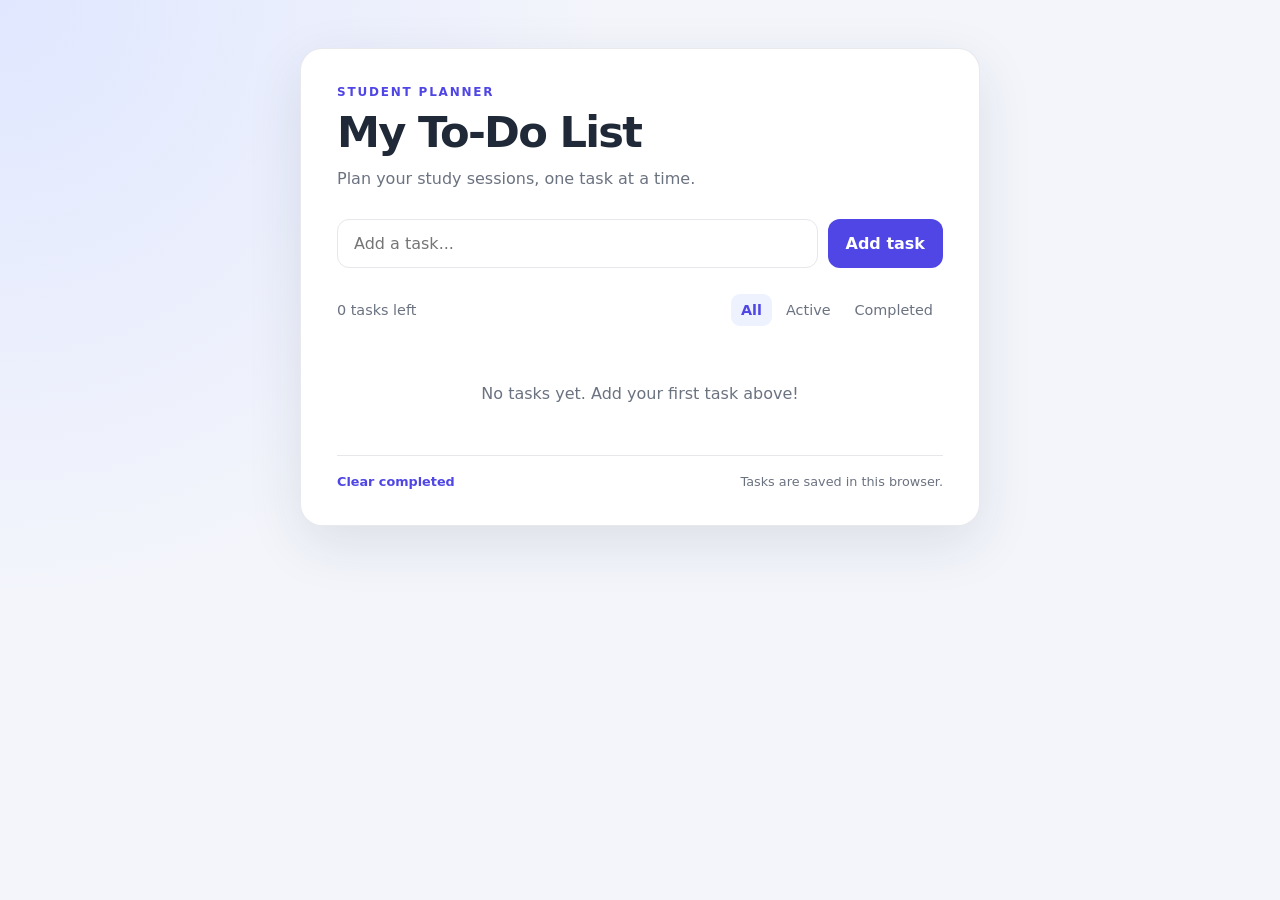
<file: index.html>
<!DOCTYPE html>
<html lang="en">
<head>
  <meta charset="UTF-8">
  <meta name="viewport" content="width=device-width, initial-scale=1.0">
  <title>Student Planner - To-Do List</title>
  <link rel="stylesheet" href="style.css">
</head>
<body>
  <main class="app">
    <header>
      <p class="eyebrow">STUDENT PLANNER</p>
      <h1>My To-Do List</h1>
      <p class="subtitle">Plan your study sessions, one task at a time.</p>
    </header>

    <form id="task-form" class="task-form">
      <label class="sr-only" for="task-input">New task</label>
      <input id="task-input" type="text" placeholder="Add a task..." maxlength="120" required>
      <button type="submit">Add task</button>
    </form>

    <section class="toolbar" aria-label="Task filters">
      <span id="task-count">0 tasks</span>
      <div class="filters">
        <button type="button" class="filter active" data-filter="all">All</button>
        <button type="button" class="filter" data-filter="active">Active</button>
        <button type="button" class="filter" data-filter="completed">Completed</button>
      </div>
    </section>

    <ul id="task-list" class="task-list" aria-live="polite"></ul>
    <p id="empty-state" class="empty-state">No tasks yet. Add your first task above!</p>
    <footer>
      <button id="clear-completed" class="clear-button" type="button">Clear completed</button>
      <span>Tasks are saved in this browser.</span>
    </footer>
  </main>
  <script src="script.js"></script>
</body>
</html>
</file>
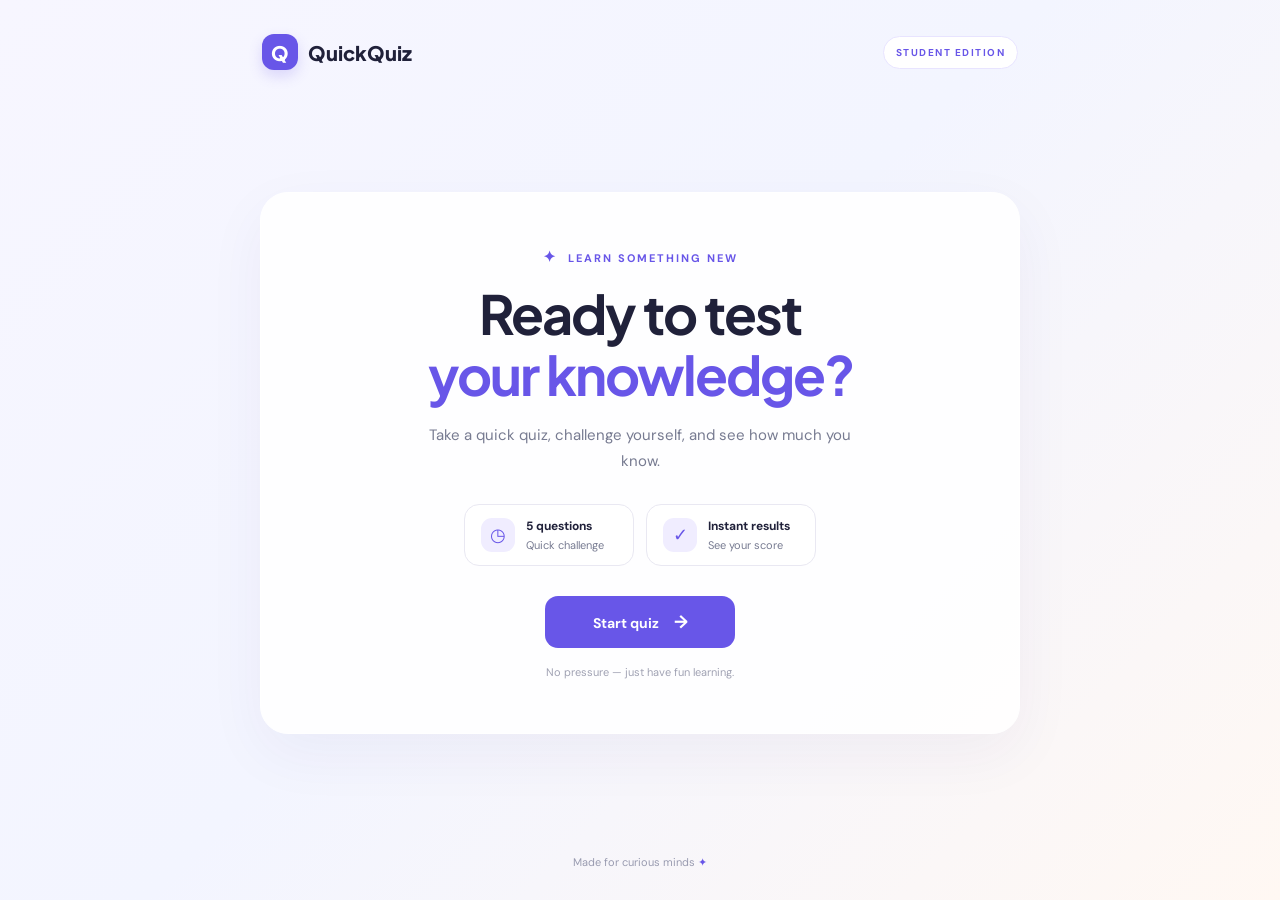
<file: online-quiz-app/index.html>
<!DOCTYPE html>
<html lang="en">
<head>
  <meta charset="UTF-8">
  <meta name="viewport" content="width=device-width, initial-scale=1.0">
  <meta name="description" content="A simple, responsive online quiz app for students.">
  <title>QuickQuiz | Online Quiz App</title>
  <link rel="stylesheet" href="style.css">
  <script src="script.js" defer></script>
</head>
<body>
  <main class="app">
    <header class="topbar">
      <a class="brand" href="#" aria-label="QuickQuiz home"><span class="brand-mark">Q</span> QuickQuiz</a>
      <span class="tag">STUDENT EDITION</span>
    </header>

    <section class="hero" id="intro">
      <div class="eyebrow"><span class="sparkle">✦</span> LEARN SOMETHING NEW</div>
      <h1>Ready to test<br><span>your knowledge?</span></h1>
      <p class="subtitle">Take a quick quiz, challenge yourself, and see how much you know.</p>
      <div class="info-row">
        <div class="info-card"><span class="info-icon">◷</span><div><strong>5 questions</strong><small>Quick challenge</small></div></div>
        <div class="info-card"><span class="info-icon">✓</span><div><strong>Instant results</strong><small>See your score</small></div></div>
      </div>
      <button class="primary-btn start-btn" id="start-btn">Start quiz <span aria-hidden="true">→</span></button>
      <p class="note">No pressure — just have fun learning.</p>
    </section>

    <section class="quiz-panel hidden" id="quiz-panel" aria-live="polite">
      <div class="quiz-heading">
        <div><div class="eyebrow">GENERAL KNOWLEDGE</div><h2>Quick challenge</h2></div>
        <div class="question-count" id="question-count">QUESTION 1 / 5</div>
      </div>
      <div class="progress-track"><div class="progress-fill" id="progress-fill"></div></div>
      <div class="question-meta"><span id="question-number">Question 1</span><span class="timer" id="timer">⏱ 30s</span></div>
      <h3 id="question-text">Question goes here</h3>
      <div class="options" id="options"></div>
      <div class="quiz-footer"><span id="answered-status">Choose one answer</span><button class="primary-btn next-btn" id="next-btn" disabled>Next question →</button></div>
    </section>

    <section class="result-panel hidden" id="result-panel" aria-live="polite">
      <div class="result-icon" id="result-icon">🏆</div>
      <div class="eyebrow">QUIZ COMPLETED</div>
      <h2 id="result-title">Well done!</h2>
      <p class="subtitle" id="result-message">Here is how you did.</p>
      <div class="score-card"><span>Your score</span><strong id="score">0 / 5</strong><div class="score-track"><div class="score-fill" id="score-fill"></div></div><small id="score-percent">0% correct</small></div>
      <div class="review" id="review"></div>
      <button class="primary-btn restart-btn" id="restart-btn">Try again ↻</button>
    </section>
    <footer>Made for curious minds <span>✦</span></footer>
  </main>
</body>
</html>
</file>
<file: style.css>
* { box-sizing: border-box; }

:root {
  color-scheme: light;
  --ink: #1f2937;
  --muted: #6b7280;
  --primary: #4f46e5;
  --primary-dark: #3730a3;
  --line: #e5e7eb;
  --surface: #ffffff;
  --background: #f3f5fb;
}

body {
  margin: 0;
  min-height: 100vh;
  padding: 48px 18px;
  display: flex;
  justify-content: center;
  align-items: flex-start;
  background: radial-gradient(circle at top left, #e0e7ff, transparent 38%), var(--background);
  color: var(--ink);
  font-family: Inter, ui-sans-serif, system-ui, -apple-system, BlinkMacSystemFont, "Segoe UI", sans-serif;
}

.app {
  width: 100%;
  max-width: 680px;
  padding: 36px;
  background: var(--surface);
  border: 1px solid rgba(229, 231, 235, 0.9);
  border-radius: 22px;
  box-shadow: 0 18px 55px rgba(31, 41, 55, 0.10);
}

header { margin-bottom: 28px; }
.eyebrow { margin: 0 0 8px; color: var(--primary); font-size: 0.75rem; font-weight: 800; letter-spacing: 0.15em; }
h1 { margin: 0; font-size: clamp(2rem, 5vw, 2.7rem); letter-spacing: -0.04em; }
.subtitle { margin: 10px 0 0; color: var(--muted); line-height: 1.5; }

.task-form { display: flex; gap: 10px; }
.task-form input {
  min-width: 0;
  flex: 1;
  padding: 14px 16px;
  border: 1px solid var(--line);
  border-radius: 12px;
  font: inherit;
  outline: none;
}
.task-form input:focus { border-color: var(--primary); box-shadow: 0 0 0 3px #4f46e51f; }
button { cursor: pointer; font: inherit; }
.task-form button {
  padding: 0 18px;
  color: white;
  background: var(--primary);
  border: 0;
  border-radius: 12px;
  font-weight: 700;
}
.task-form button:hover { background: var(--primary-dark); }

.toolbar { display: flex; justify-content: space-between; align-items: center; gap: 12px; margin: 26px 0 14px; color: var(--muted); font-size: 0.9rem; }
.filters { display: flex; gap: 4px; }
.filter { padding: 8px 10px; border: 0; border-radius: 9px; color: var(--muted); background: transparent; }
.filter.active { color: var(--primary); background: #eef2ff; font-weight: 700; }

.task-list { display: grid; gap: 10px; margin: 0; padding: 0; list-style: none; }
.task-item { display: flex; align-items: center; gap: 12px; padding: 14px; border: 1px solid var(--line); border-radius: 12px; }
.task-item input { width: 18px; height: 18px; accent-color: var(--primary); cursor: pointer; }
.task-text { flex: 1; overflow-wrap: anywhere; line-height: 1.4; }
.task-item.completed .task-text { color: #9ca3af; text-decoration: line-through; }
.delete-button { padding: 6px 9px; border: 0; border-radius: 8px; background: #fef2f2; color: #b91c1c; }
.empty-state { padding: 28px 12px; color: var(--muted); text-align: center; }
footer { display: flex; justify-content: space-between; align-items: center; gap: 12px; margin-top: 24px; padding-top: 18px; border-top: 1px solid var(--line); color: var(--muted); font-size: 0.8rem; }
.clear-button { padding: 0; border: 0; background: transparent; color: var(--primary); font-weight: 700; }
.sr-only { position: absolute; width: 1px; height: 1px; padding: 0; margin: -1px; overflow: hidden; clip: rect(0, 0, 0, 0); white-space: nowrap; border: 0; }

@media (max-width: 520px) {
  body { padding: 18px 10px; }
  .app { padding: 24px 18px; border-radius: 16px; }
  .task-form { flex-direction: column; }
  .task-form button { padding: 13px; }
  .toolbar, footer { align-items: flex-start; flex-direction: column; }
}
</file>
<file: online-quiz-app/style.css>
@import url('https://fonts.googleapis.com/css2?family=DM+Sans:wght@400;500;600;700&family=Plus+Jakarta+Sans:wght@500;600;700;800&display=swap');
:root{--ink:#20213a;--muted:#777b91;--purple:#6856e8;--purple-dark:#5140ce;--pale:#f0edff;--line:#e9e8f2;--green:#1c9c70;--red:#dc5968}
*{box-sizing:border-box}
body{margin:0;min-height:100vh;background:linear-gradient(135deg,#f7f6ff 0%,#f3f5ff 48%,#fff8f3 100%);color:var(--ink);font-family:'DM Sans',sans-serif;display:flex;justify-content:center;padding:26px 16px}
.app{width:min(100%,760px);min-height:calc(100vh - 52px);display:flex;flex-direction:column}
.topbar{display:flex;align-items:center;justify-content:space-between;padding:8px 2px 26px}
.brand{display:flex;align-items:center;gap:10px;font-family:'Plus Jakarta Sans',sans-serif;font-size:20px;font-weight:800;color:var(--ink);text-decoration:none}
.brand-mark{display:grid;place-items:center;width:36px;height:36px;border-radius:12px;background:var(--purple);color:#fff;box-shadow:0 6px 14px #6856e833}
.tag{font-size:10px;letter-spacing:1.5px;font-weight:700;color:var(--purple);background:#fff;padding:9px 12px;border-radius:20px;border:1px solid #e8e4ff}
.hero,.quiz-panel,.result-panel{margin:auto 0;background:#ffffffeb;border:1px solid #fff;border-radius:28px;padding:clamp(24px,6vw,54px);box-shadow:0 20px 60px #38307c0d}
.hero{text-align:center}
.eyebrow{font-size:11px;letter-spacing:2px;font-weight:700;color:var(--purple);margin-bottom:16px}
.sparkle{font-size:15px;margin-right:5px}
h1,h2,h3,p{margin-top:0}
h1,h2,h3{font-family:'Plus Jakarta Sans',sans-serif}
h1{font-size:clamp(34px,7vw,54px);line-height:1.13;letter-spacing:-2px;margin-bottom:18px}
h1 span{color:var(--purple)}
.subtitle{max-width:450px;margin:0 auto 28px;color:var(--muted);line-height:1.7;font-size:15px}
.info-row{display:flex;gap:12px;justify-content:center;margin:30px 0}
.info-card{display:flex;align-items:center;gap:11px;text-align:left;border:1px solid var(--line);border-radius:15px;padding:13px 16px;background:#fff;min-width:170px}
.info-icon{display:grid;place-items:center;width:34px;height:34px;background:var(--pale);color:var(--purple);border-radius:11px;font-size:18px}
.info-card strong,.info-card small{display:block}.info-card strong{font-size:12px}.info-card small{color:var(--muted);font-size:11px;margin-top:4px}
.primary-btn{border:0;border-radius:13px;background:var(--purple);color:white;padding:14px 23px;font-family:inherit;font-size:14px;font-weight:700;cursor:pointer;transition:transform .18s,background .18s,box-shadow .18s}
.primary-btn:hover:not(:disabled){background:var(--purple-dark);transform:translateY(-2px);box-shadow:0 8px 18px #6856e833}
.primary-btn:focus-visible,.option:focus-visible{outline:3px solid #b7afff;outline-offset:3px}
.start-btn{min-width:190px}.start-btn span{margin-left:12px;font-size:18px}
.note{font-size:11px;color:#a0a2b3;margin:17px 0 0}
.hidden{display:none!important}
.quiz-heading{display:flex;align-items:center;justify-content:space-between;gap:12px;margin-bottom:20px}
.quiz-heading .eyebrow{margin-bottom:8px;font-size:10px}
h2{font-size:clamp(23px,5vw,30px);letter-spacing:-.7px;margin-bottom:0}
.question-count{font-size:10px;letter-spacing:1px;color:var(--muted);font-weight:700;white-space:nowrap}
.progress-track,.score-track{height:7px;border-radius:10px;background:#eeedf6;overflow:hidden}
.progress-fill,.score-fill{height:100%;width:20%;background:linear-gradient(90deg,#8475f6,var(--purple));border-radius:10px;transition:width .25s}
.question-meta{display:flex;justify-content:space-between;align-items:center;margin:25px 0 14px;color:var(--muted);font-size:12px}
.timer{background:#fff5e8;color:#b56c1d;padding:7px 10px;border-radius:9px;font-weight:700}
h3{font-size:clamp(19px,4vw,24px);line-height:1.45;margin-bottom:22px}
.options{display:grid;gap:11px}
.option{width:100%;display:flex;align-items:center;gap:12px;text-align:left;padding:14px 15px;border:1px solid var(--line);border-radius:13px;background:#fff;color:var(--ink);font:500 14px 'DM Sans',sans-serif;cursor:pointer;transition:border .15s,background .15s}
.option-letter{display:grid;place-items:center;flex:0 0 30px;height:30px;border-radius:9px;background:#f5f4fa;color:#77758d;font-weight:700;font-size:12px}
.option:hover:not(:disabled){border-color:#b7afff;background:#fbfaff}
.option.selected{border-color:var(--purple);background:#f7f5ff}
.option.selected .option-letter{background:var(--purple);color:white}
.option.correct{border-color:#7ac9ac;background:#f0fbf6}.option.correct .option-letter{background:var(--green);color:white}
.option.wrong{border-color:#f0a2ab;background:#fff5f6}.option.wrong .option-letter{background:var(--red);color:white}
.option:disabled{cursor:default}
.quiz-footer{display:flex;justify-content:space-between;align-items:center;gap:14px;margin-top:24px}
#answered-status{font-size:12px;color:var(--muted)}
.next-btn:disabled{opacity:.45;cursor:not-allowed;box-shadow:none}
.result-panel{text-align:center}
.result-icon{font-size:46px;margin-bottom:18px}
.result-panel .subtitle{margin-bottom:22px}
.score-card{background:#faf9ff;border:1px solid var(--line);border-radius:18px;padding:22px;margin:0 auto 25px;max-width:340px;text-align:left}
.score-card>span,.score-card small{font-size:12px;color:var(--muted)}
.score-card strong{float:right;font-family:'Plus Jakarta Sans',sans-serif;font-size:22px}
.score-track{clear:both;margin:18px 0 10px}.score-fill{width:0}
.review{text-align:left;margin-bottom:24px}
.review h3{font-size:17px;margin-bottom:13px}
.review-item{padding:12px 0;border-bottom:1px solid var(--line);font-size:12px;line-height:1.6}
.review-item strong{display:block;font-size:13px;margin-bottom:3px}
.review-item .right{color:var(--green)}.review-item .wrong-answer{color:var(--red)}
footer{text-align:center;padding:25px 0 5px;font-size:11px;color:#999bb0}footer span{color:var(--purple)}
@media(max-width:520px){body{padding:12px}.app{min-height:calc(100vh - 24px)}.topbar{padding-bottom:17px}.hero,.quiz-panel,.result-panel{border-radius:22px;padding:25px 19px}.info-row{flex-direction:column;align-items:stretch}.info-card{min-width:0}.quiz-heading{align-items:flex-start;flex-direction:column}.quiz-footer{align-items:stretch;flex-direction:column}.next-btn{width:100%}.question-count{font-size:9px}.tag{font-size:9px}}
@media(prefers-reduced-motion:reduce){*,*::before,*::after{transition:none!important;scroll-behavior:auto!important}}
</file>
